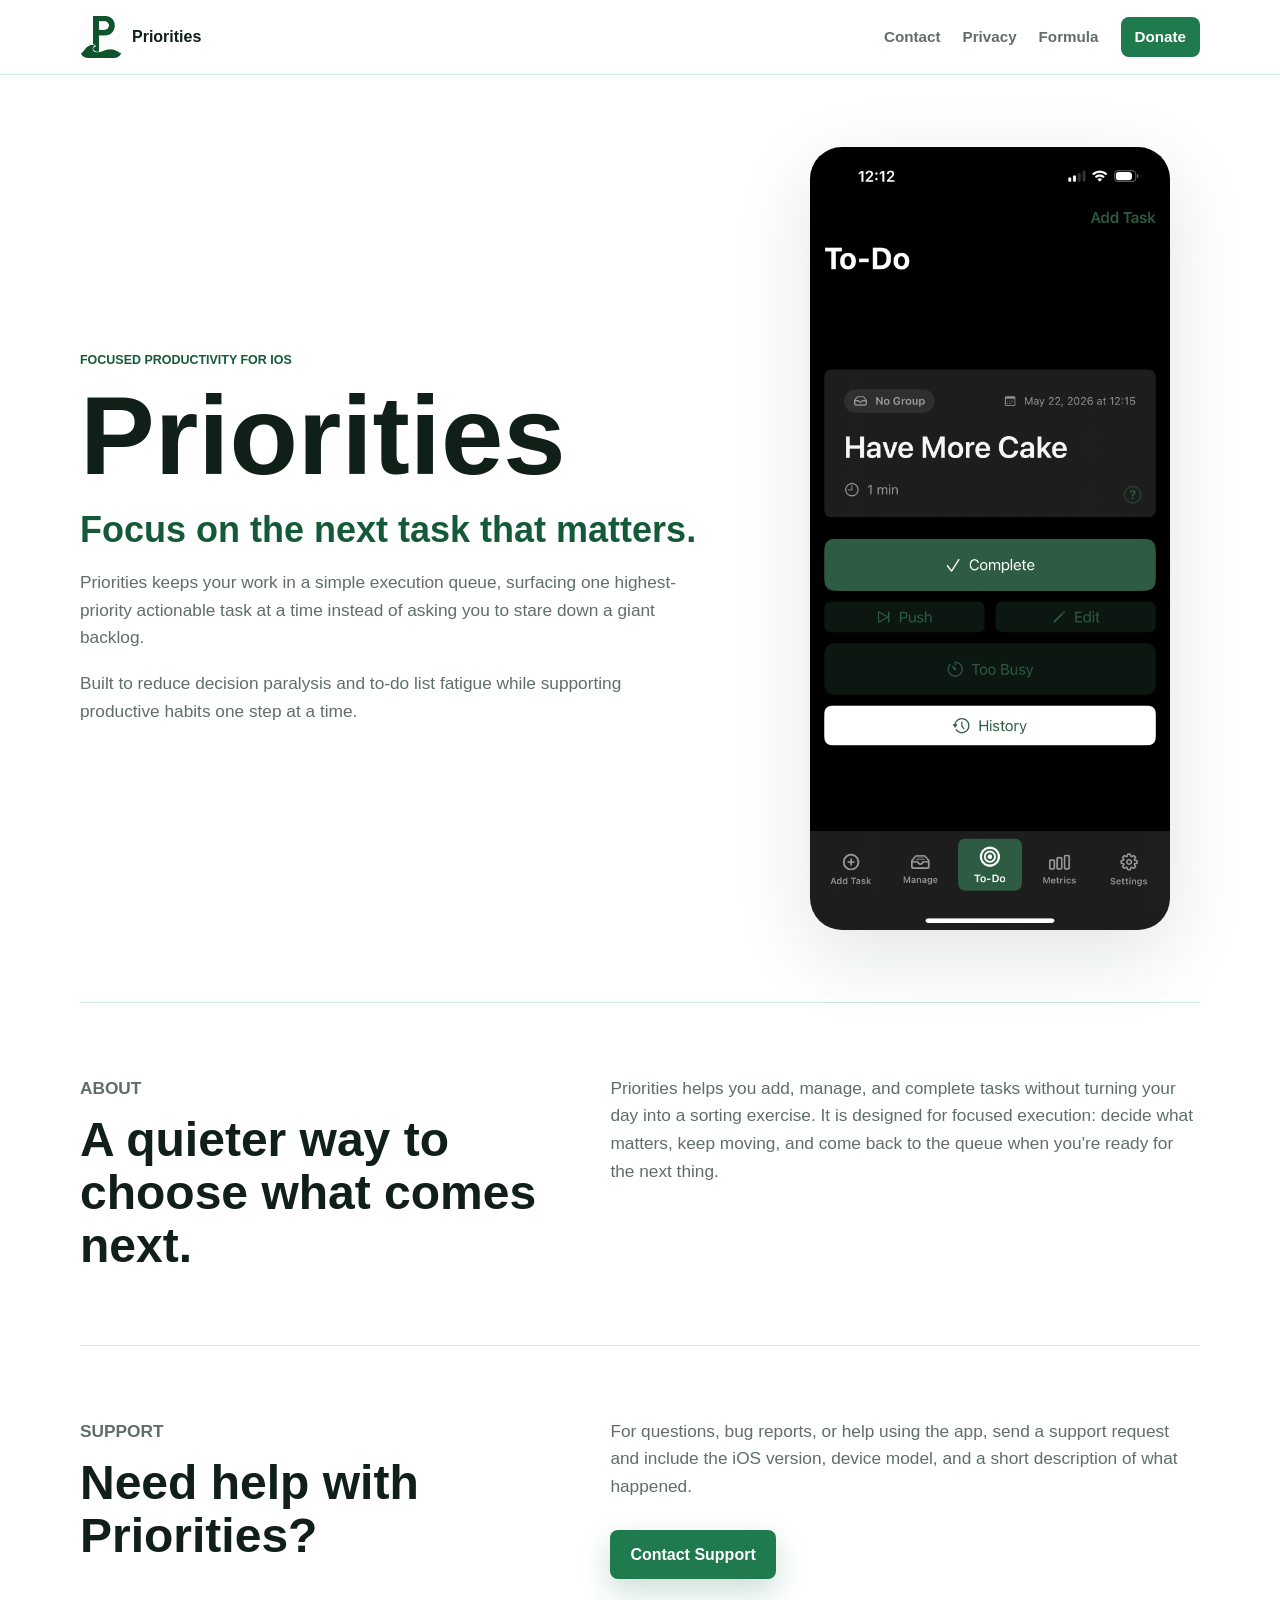
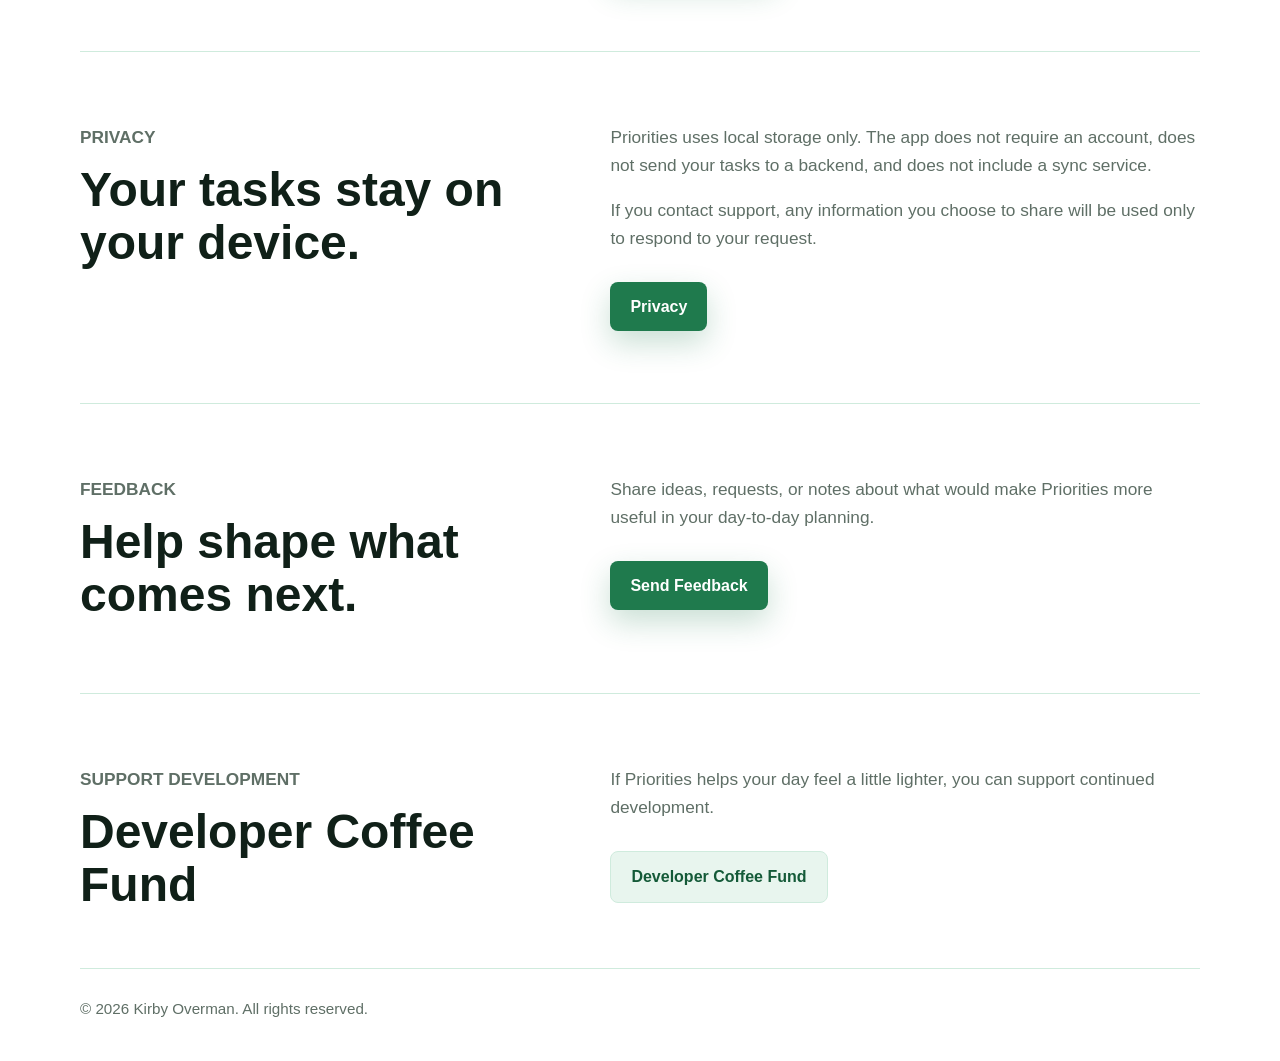
<file: index.html>
<!DOCTYPE html>
<html lang="en">
  <head>
    <meta charset="utf-8">
    <meta name="viewport" content="width=device-width, initial-scale=1">
    <meta
      name="description"
      content="Priorities is a local-first iOS app that helps you focus on the next task that matters."
    >
    <title>Priorities</title>
    <link rel="icon" type="image/png" href="assets/priorities-logo.png">
    <link rel="apple-touch-icon" href="assets/priorities-logo.png">
    <link rel="stylesheet" href="styles.css?v=1.2.4">
  </head>
  <body>
    <header class="site-header">
      <nav class="nav" aria-label="Main navigation">
        <a class="brand" href="#top" aria-label="Priorities home">
          <img class="brand-mark" src="assets/priorities-logo.png" alt="" aria-hidden="true">
          <span>Priorities</span>
        </a>
        <div class="nav-links">
          <a href="#support">Contact</a>
          <a href="privacy/">Privacy</a>
          <a href="secret_formula/">Formula</a>
          <a class="nav-button" href="https://ko-fi.com/kirbyoverman">Donate</a>
        </div>
      </nav>
    </header>

    <main id="top">
      <section class="hero" aria-labelledby="hero-title">
        <div class="hero-content">
          <p class="eyebrow">Focused Productivity for iOS</p>
          <h1 id="hero-title">Priorities</h1>
          <p class="tagline">Focus on the next task that matters.</p>
          <p class="description">
            Priorities keeps your work in a simple execution queue, surfacing one
            highest-priority actionable task at a time instead of asking you to
            stare down a giant backlog.
          </p>
          <p class="purpose">
            Built to reduce decision paralysis and to-do list fatigue while
            supporting productive habits one step at a time.
          </p>
        </div>

        <div class="app-preview">
          <img
            class="app-screenshot"
            src="assets/priorities-app-screenshot.jpeg"
            alt="Priorities app To-Do screen showing a task named Have More Cake"
          >
        </div>
      </section>

      <section class="section" aria-labelledby="about-title">
        <div class="section-copy">
          <p class="section-kicker">About</p>
          <h2 id="about-title">A quieter way to choose what comes next.</h2>
        </div>
        <p>
          Priorities helps you add, manage, and complete tasks without turning
          your day into a sorting exercise. It is designed for focused execution:
          decide what matters, keep moving, and come back to the queue when
          you&apos;re ready for the next thing.
        </p>
      </section>

      <section class="section split" id="support" aria-labelledby="support-title">
        <div>
          <p class="section-kicker">Support</p>
          <h2 id="support-title">Need help with Priorities?</h2>
        </div>
        <div>
          <p>
            For questions, bug reports, or help using the app, send a support
            request and include the iOS version, device model, and a short
            description of what happened.
          </p>
          <a href="mailto:priorities.support@gmail.com" class="button">Contact Support</a>
        </div>
      </section>

      <section class="section split" id="privacy" aria-labelledby="privacy-title">
        <div>
          <p class="section-kicker">Privacy</p>
          <h2 id="privacy-title">Your tasks stay on your device.</h2>
        </div>
        <div>
          <p>
            Priorities uses local storage only. The app does not require an
            account, does not send your tasks to a backend, and does not include
            a sync service.
          </p>
          <p>
            If you contact support, any information you choose to share will be
            used only to respond to your request.
          </p>
          <a href="privacy/" class="button">Privacy</a>
        </div>
      </section>

      <section class="section split" id="feedback" aria-labelledby="feedback-title">
        <div>
          <p class="section-kicker">Feedback</p>
          <h2 id="feedback-title">Help shape what comes next.</h2>
        </div>
        <div>
          <p>
            Share ideas, requests, or notes about what would make Priorities
            more useful in your day-to-day planning.
          </p>
          <a href="mailto:priorities.support@gmail.com" class="button">Send Feedback</a>
        </div>
      </section>

      <section class="section split coffee-fund" aria-labelledby="coffee-title">
        <div>
          <p class="section-kicker">Support Development</p>
          <h2 id="coffee-title">Developer Coffee Fund</h2>
        </div>
        <div>
          <p>
            If Priorities helps your day feel a little lighter, you can support
            continued development.
          </p>
          <a href="https://ko-fi.com/kirbyoverman" class="button button-secondary">Developer Coffee Fund</a>
        </div>
      </section>
    </main>

    <footer class="site-footer">
      <p>&copy; 2026 Kirby Overman. All rights reserved.</p>
    </footer>
  </body>
</html>
</file>
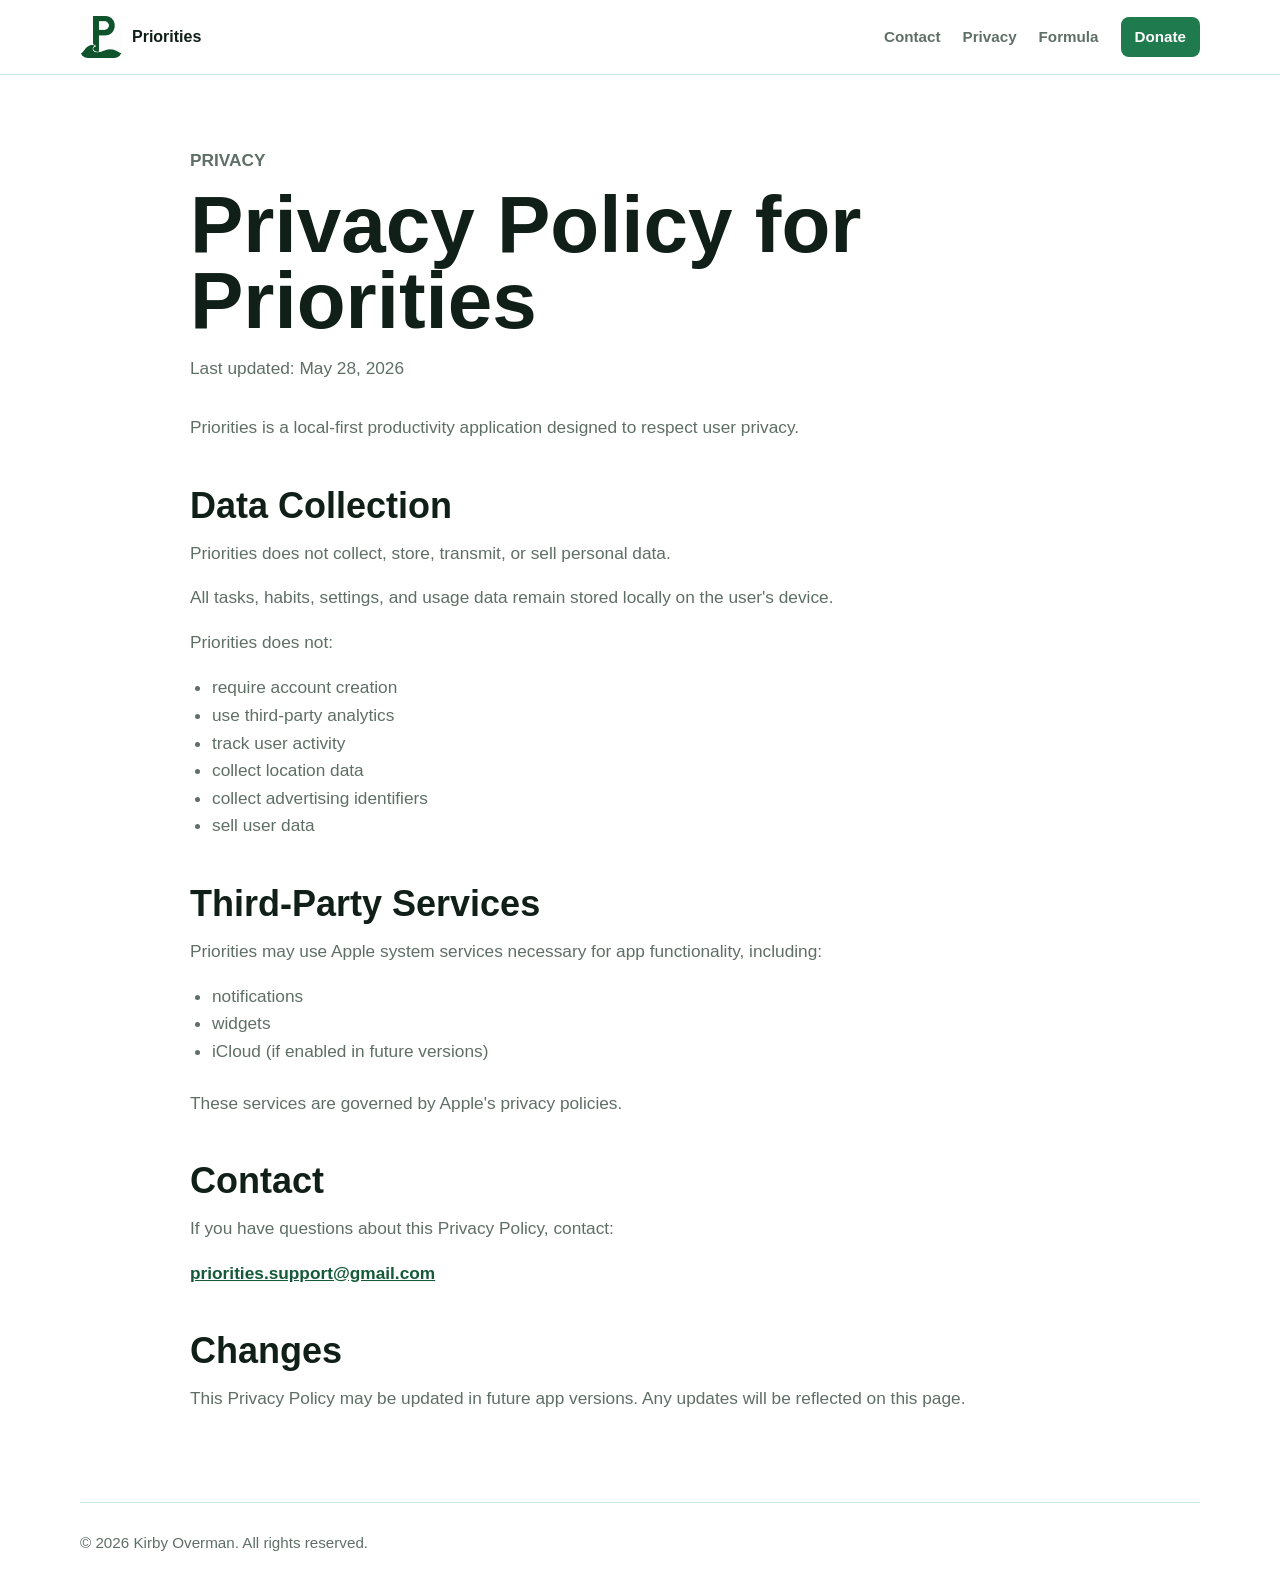
<file: privacy/index.html>
<!DOCTYPE html>
<html lang="en">
  <head>
    <meta charset="utf-8">
    <meta name="viewport" content="width=device-width, initial-scale=1">
    <meta
      name="description"
      content="Privacy Policy for Priorities, a local-first productivity app."
    >
    <title>Privacy Policy for Priorities</title>
    <link rel="icon" type="image/png" href="../assets/priorities-logo.png">
    <link rel="apple-touch-icon" href="../assets/priorities-logo.png">
    <link rel="stylesheet" href="../styles.css?v=1.2.4">
  </head>
  <body>
    <header class="site-header">
      <nav class="nav" aria-label="Main navigation">
        <a class="brand" href="../" aria-label="Priorities home">
          <img class="brand-mark" src="../assets/priorities-logo.png" alt="" aria-hidden="true">
          <span>Priorities</span>
        </a>
        <div class="nav-links">
          <a href="../#support">Contact</a>
          <a href="./">Privacy</a>
          <a href="../secret_formula/">Formula</a>
          <a class="nav-button" href="https://ko-fi.com/kirbyoverman">Donate</a>
        </div>
      </nav>
    </header>

    <main class="policy-page">
      <article class="policy-content">
        <p class="eyebrow">Privacy</p>
        <h1>Privacy Policy for Priorities</h1>
        <p class="policy-updated">Last updated: May 28, 2026</p>

        <p>
          Priorities is a local-first productivity application designed to respect
          user privacy.
        </p>

        <h2>Data Collection</h2>
        <p>
          Priorities does not collect, store, transmit, or sell personal data.
        </p>
        <p>
          All tasks, habits, settings, and usage data remain stored locally on
          the user&apos;s device.
        </p>
        <p>Priorities does not:</p>
        <ul>
          <li>require account creation</li>
          <li>use third-party analytics</li>
          <li>track user activity</li>
          <li>collect location data</li>
          <li>collect advertising identifiers</li>
          <li>sell user data</li>
        </ul>

        <h2>Third-Party Services</h2>
        <p>
          Priorities may use Apple system services necessary for app
          functionality, including:
        </p>
        <ul>
          <li>notifications</li>
          <li>widgets</li>
          <li>iCloud (if enabled in future versions)</li>
        </ul>
        <p>These services are governed by Apple&apos;s privacy policies.</p>

        <h2>Contact</h2>
        <p>If you have questions about this Privacy Policy, contact:</p>
        <p>
          <a href="mailto:priorities.support@gmail.com">priorities.support@gmail.com</a>
        </p>

        <h2>Changes</h2>
        <p>
          This Privacy Policy may be updated in future app versions. Any updates
          will be reflected on this page.
        </p>
      </article>
    </main>

    <footer class="site-footer">
      <p>&copy; 2026 Kirby Overman. All rights reserved.</p>
    </footer>
  </body>
</html>
</file>
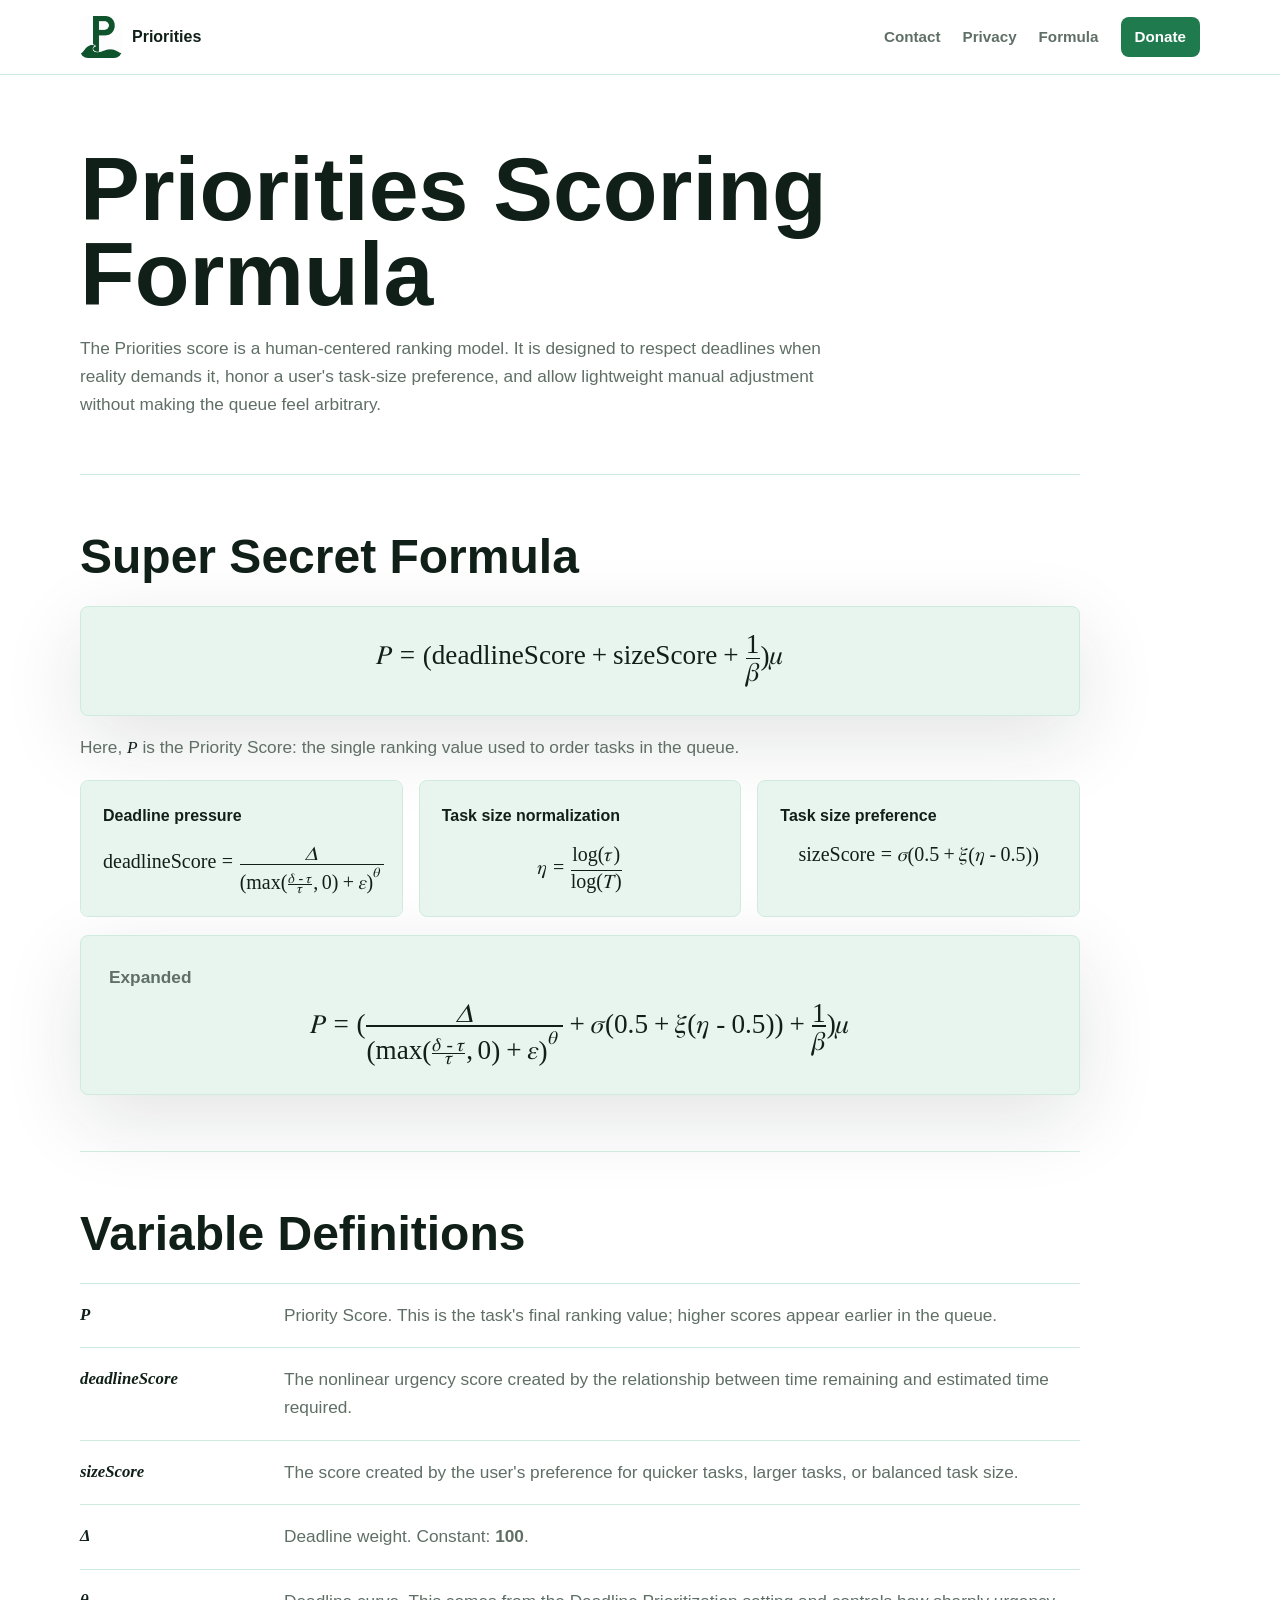
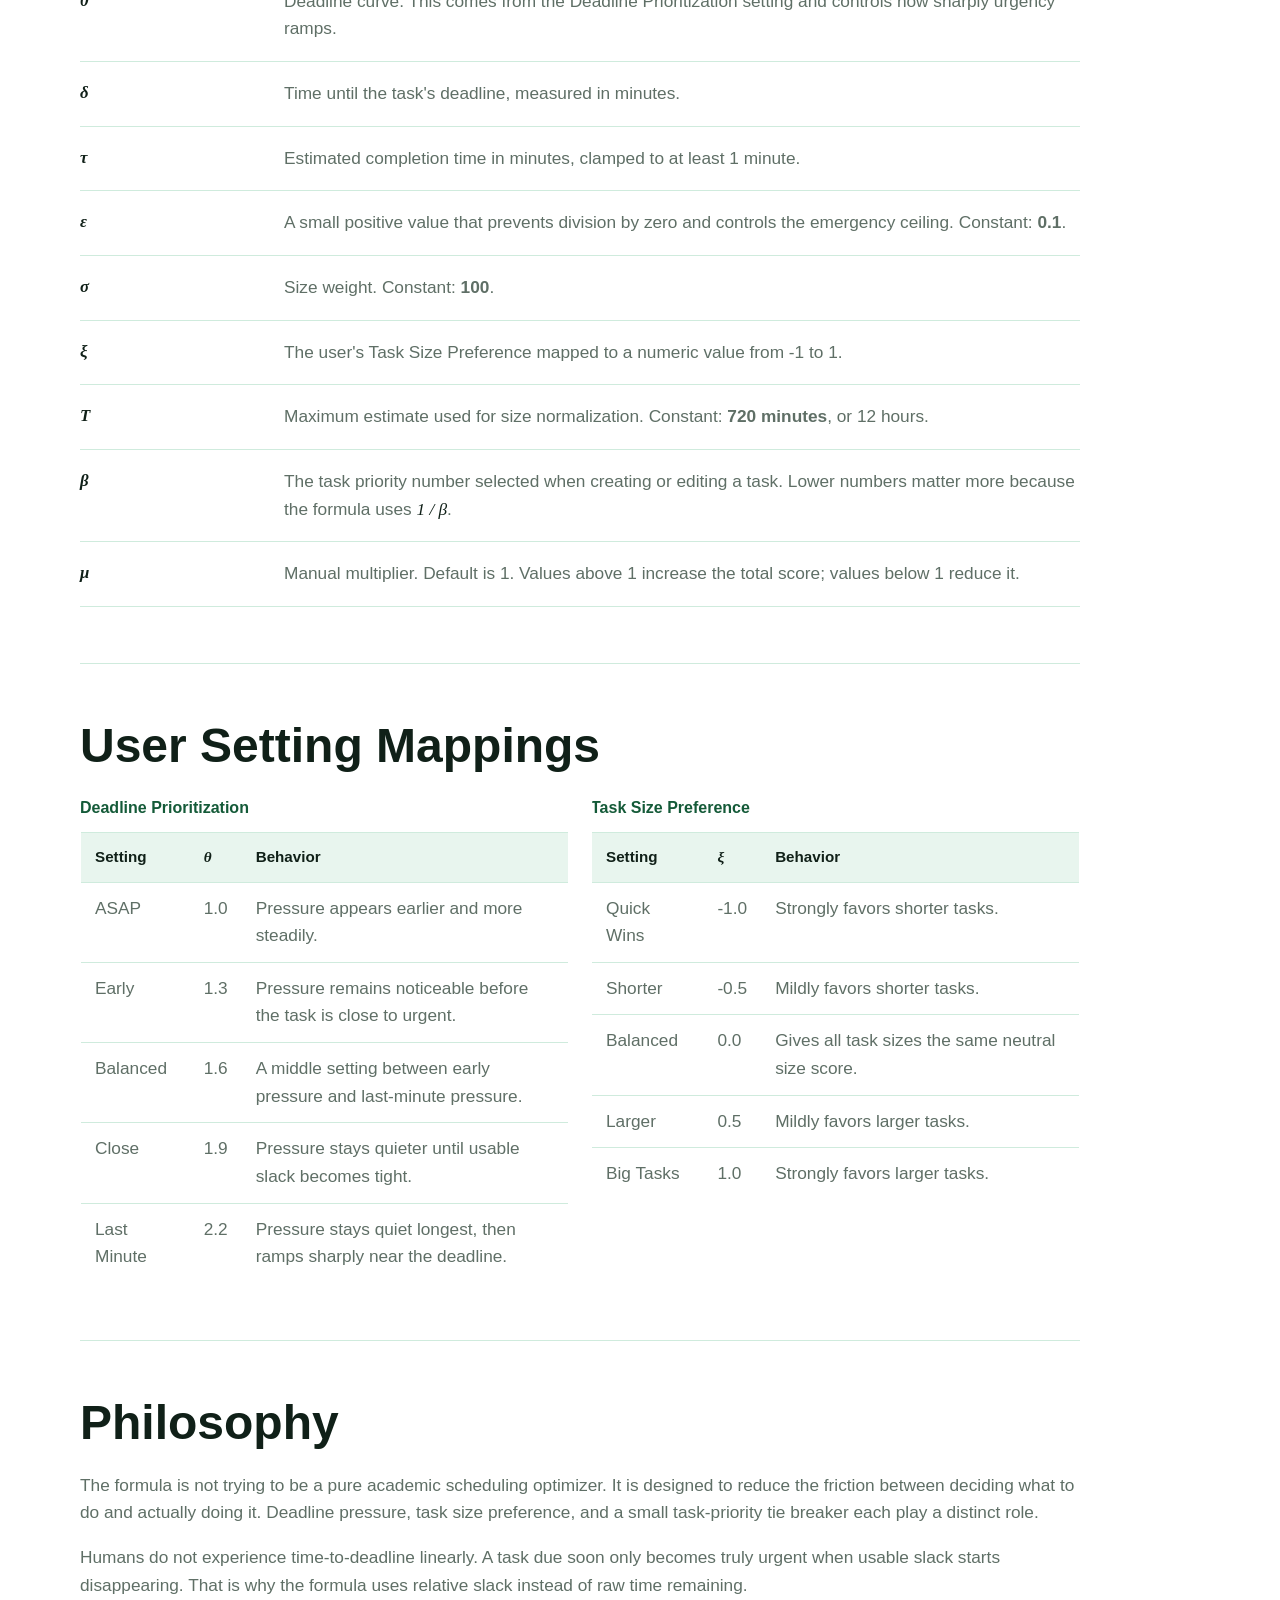
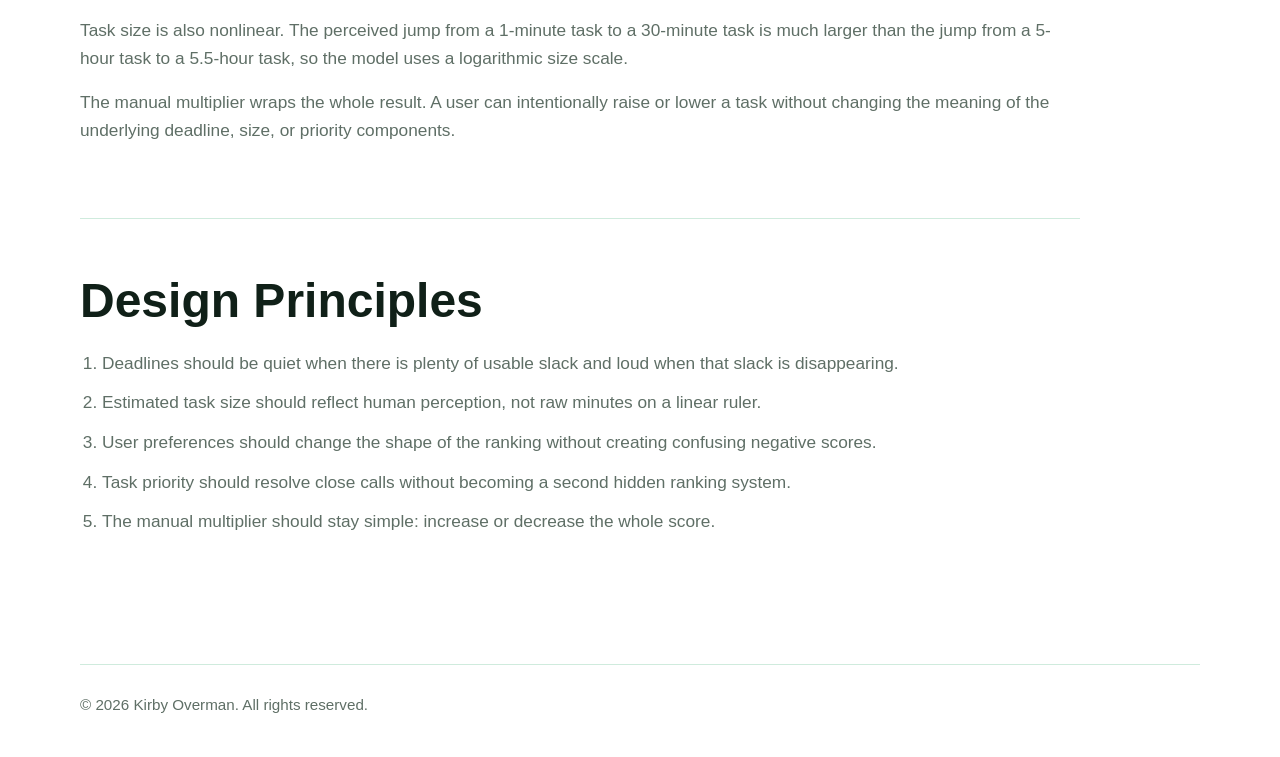
<file: secret_formula/index.html>
<!DOCTYPE html>
<html lang="en">
  <head>
    <meta charset="utf-8">
    <meta name="viewport" content="width=device-width, initial-scale=1">
    <meta
      name="description"
      content="A detailed explanation of the Priorities scoring formula."
    >
    <title>Secret Formula | Priorities</title>
    <link rel="icon" type="image/png" href="../assets/priorities-logo.png">
    <link rel="apple-touch-icon" href="../assets/priorities-logo.png">
    <link rel="stylesheet" href="../styles.css?v=1.2.4">
  </head>
  <body>
    <header class="site-header">
      <nav class="nav" aria-label="Main navigation">
        <a class="brand" href="../" aria-label="Priorities home">
          <img class="brand-mark" src="../assets/priorities-logo.png" alt="" aria-hidden="true">
          <span>Priorities</span>
        </a>
        <div class="nav-links">
          <a href="../#support">Contact</a>
          <a href="../privacy/">Privacy</a>
          <a href="../secret_formula/">Formula</a>
          <a class="nav-button" href="https://ko-fi.com/kirbyoverman">Donate</a>
        </div>
      </nav>
    </header>

    <main class="formula-page">
      <article class="formula-content">
        <h1>Priorities Scoring Formula</h1>
        <p class="formula-lead">
          The Priorities score is a human-centered ranking model. It is designed
          to respect deadlines when reality demands it, honor a user's task-size
          preference, and allow lightweight manual adjustment without making the
          queue feel arbitrary.
        </p>

        <section class="formula-section" aria-labelledby="formula-title">
          <h2 id="formula-title">Super Secret Formula</h2>

          <div class="equation-board" aria-label="Final score formula">
            <math display="block">
              <mrow>
                <mi>P</mi>
                <mo>=</mo>
                <mrow>
                  <mo>(</mo>
                  <mi>deadlineScore</mi>
                  <mo>+</mo>
                  <mi>sizeScore</mi>
                  <mo>+</mo>
                  <mfrac>
                    <mn>1</mn>
                    <mi>β</mi>
                  </mfrac>
                  <mo>)</mo>
                </mrow>
                <mo>&#x2062;</mo>
                <mi>μ</mi>
              </mrow>
            </math>
          </div>
          <p class="formula-note">
            Here, <span class="inline-math">P</span> is the Priority Score: the
            single ranking value used to order tasks in the queue.
          </p>

          <div class="equation-grid">
            <div class="equation-card">
              <h3>Deadline pressure</h3>
              <math display="block">
                <mrow>
                  <mi>deadlineScore</mi>
                  <mo>=</mo>
                  <mfrac>
                    <mi>Δ</mi>
                    <msup>
                      <mrow>
                        <mo>(</mo>
                        <mi>max</mi>
                        <mo>(</mo>
                        <mfrac>
                          <mrow>
                            <mi>δ</mi>
                            <mo>-</mo>
                            <mi>τ</mi>
                          </mrow>
                          <mi>τ</mi>
                        </mfrac>
                        <mo>,</mo>
                        <mn>0</mn>
                        <mo>)</mo>
                        <mo>+</mo>
                        <mi>&#x03B5;</mi>
                        <mo>)</mo>
                      </mrow>
                      <mi>θ</mi>
                    </msup>
                  </mfrac>
                </mrow>
              </math>
            </div>

            <div class="equation-card">
              <h3>Task size normalization</h3>
              <math display="block">
                <mrow>
                  <mi>η</mi>
                  <mo>=</mo>
                  <mfrac>
                    <mrow>
                      <mi>log</mi>
                      <mo>(</mo>
                      <mi>τ</mi>
                      <mo>)</mo>
                    </mrow>
                    <mrow>
                      <mi>log</mi>
                      <mo>(</mo>
                      <mi>Τ</mi>
                      <mo>)</mo>
                    </mrow>
                  </mfrac>
                </mrow>
              </math>
            </div>

            <div class="equation-card">
              <h3>Task size preference</h3>
              <math display="block">
                <mrow>
                  <mi>sizeScore</mi>
                  <mo>=</mo>
                  <mi>σ</mi>
                  <mo>&#x2062;</mo>
                  <mrow>
                    <mo>(</mo>
                    <mn>0.5</mn>
                    <mo>+</mo>
                    <mi>ξ</mi>
                    <mo>&#x2062;</mo>
                    <mrow>
                      <mo>(</mo>
                      <mi>η</mi>
                      <mo>-</mo>
                      <mn>0.5</mn>
                      <mo>)</mo>
                    </mrow>
                    <mo>)</mo>
                  </mrow>
                </mrow>
              </math>
            </div>
          </div>

          <div class="equation-board expanded-equation" aria-label="Expanded final score formula">
            <p class="equation-label">Expanded</p>
            <math display="block">
              <mrow>
                <mi>P</mi>
                <mo>=</mo>
                <mrow>
                  <mo>(</mo>
                  <mfrac>
                    <mi>Δ</mi>
                    <msup>
                      <mrow>
                        <mo>(</mo>
                        <mi>max</mi>
                        <mo>(</mo>
                        <mfrac>
                          <mrow>
                            <mi>δ</mi>
                            <mo>-</mo>
                            <mi>τ</mi>
                          </mrow>
                          <mi>τ</mi>
                        </mfrac>
                        <mo>,</mo>
                        <mn>0</mn>
                        <mo>)</mo>
                        <mo>+</mo>
                        <mi>&#x03B5;</mi>
                        <mo>)</mo>
                      </mrow>
                      <mi>θ</mi>
                    </msup>
                  </mfrac>
                  <mo>+</mo>
                  <mi>σ</mi>
                  <mo>&#x2062;</mo>
                  <mrow>
                    <mo>(</mo>
                    <mn>0.5</mn>
                    <mo>+</mo>
                    <mi>ξ</mi>
                    <mo>&#x2062;</mo>
                    <mrow>
                      <mo>(</mo>
                      <mi>η</mi>
                      <mo>-</mo>
                      <mn>0.5</mn>
                      <mo>)</mo>
                    </mrow>
                    <mo>)</mo>
                  </mrow>
                  <mo>+</mo>
                  <mfrac>
                    <mn>1</mn>
                    <mi>β</mi>
                  </mfrac>
                  <mo>)</mo>
                </mrow>
                <mo>&#x2062;</mo>
                <mi>μ</mi>
              </mrow>
            </math>
          </div>
        </section>

        <section class="formula-section" aria-labelledby="variables-title">
          <h2 id="variables-title">Variable Definitions</h2>
          <dl class="definition-list">
            <div><dt><var>P</var></dt><dd>Priority Score. This is the task's final ranking value; higher scores appear earlier in the queue.</dd></div>
            <div><dt><var>deadlineScore</var></dt><dd>The nonlinear urgency score created by the relationship between time remaining and estimated time required.</dd></div>
            <div><dt><var>sizeScore</var></dt><dd>The score created by the user's preference for quicker tasks, larger tasks, or balanced task size.</dd></div>
            <div><dt><var>Δ</var></dt><dd>Deadline weight. Constant: <strong>100</strong>.</dd></div>
            <div><dt><var>θ</var></dt><dd>Deadline curve. This comes from the Deadline Prioritization setting and controls how sharply urgency ramps.</dd></div>
            <div><dt><var>δ</var></dt><dd>Time until the task's deadline, measured in minutes.</dd></div>
            <div><dt><var>τ</var></dt><dd>Estimated completion time in minutes, clamped to at least 1 minute.</dd></div>
            <div><dt><var>&#x03B5;</var></dt><dd>A small positive value that prevents division by zero and controls the emergency ceiling. Constant: <strong>0.1</strong>.</dd></div>
            <div><dt><var>σ</var></dt><dd>Size weight. Constant: <strong>100</strong>.</dd></div>
            <div><dt><var>ξ</var></dt><dd>The user's Task Size Preference mapped to a numeric value from -1 to 1.</dd></div>
            <div><dt><var>Τ</var></dt><dd>Maximum estimate used for size normalization. Constant: <strong>720 minutes</strong>, or 12 hours.</dd></div>
            <div><dt><var>β</var></dt><dd>The task priority number selected when creating or editing a task. Lower numbers matter more because the formula uses <span class="inline-math">1 / β</span>.</dd></div>
            <div><dt><var>μ</var></dt><dd>Manual multiplier. Default is 1. Values above 1 increase the total score; values below 1 reduce it.</dd></div>
          </dl>
        </section>

        <section class="formula-section" aria-labelledby="settings-title">
          <h2 id="settings-title">User Setting Mappings</h2>
          <div class="table-pair">
            <table class="formula-table">
              <caption>Deadline Prioritization</caption>
              <thead>
                <tr><th>Setting</th><th><var>θ</var></th><th>Behavior</th></tr>
              </thead>
              <tbody>
                <tr><td>ASAP</td><td>1.0</td><td>Pressure appears earlier and more steadily.</td></tr>
                <tr><td>Early</td><td>1.3</td><td>Pressure remains noticeable before the task is close to urgent.</td></tr>
                <tr><td>Balanced</td><td>1.6</td><td>A middle setting between early pressure and last-minute pressure.</td></tr>
                <tr><td>Close</td><td>1.9</td><td>Pressure stays quieter until usable slack becomes tight.</td></tr>
                <tr><td>Last Minute</td><td>2.2</td><td>Pressure stays quiet longest, then ramps sharply near the deadline.</td></tr>
              </tbody>
            </table>

            <table class="formula-table">
              <caption>Task Size Preference</caption>
              <thead>
                <tr><th>Setting</th><th><var>ξ</var></th><th>Behavior</th></tr>
              </thead>
              <tbody>
                <tr><td>Quick Wins</td><td>-1.0</td><td>Strongly favors shorter tasks.</td></tr>
                <tr><td>Shorter</td><td>-0.5</td><td>Mildly favors shorter tasks.</td></tr>
                <tr><td>Balanced</td><td>0.0</td><td>Gives all task sizes the same neutral size score.</td></tr>
                <tr><td>Larger</td><td>0.5</td><td>Mildly favors larger tasks.</td></tr>
                <tr><td>Big Tasks</td><td>1.0</td><td>Strongly favors larger tasks.</td></tr>
              </tbody>
            </table>
          </div>
        </section>

        <section class="formula-section" aria-labelledby="philosophy-title">
          <h2 id="philosophy-title">Philosophy</h2>
          <p>
            The formula is not trying to be a pure academic scheduling optimizer.
            It is designed to reduce the friction between deciding what to do and
            actually doing it. Deadline pressure, task size preference, and a
            small task-priority tie breaker each play a distinct role.
          </p>
          <p>
            Humans do not experience time-to-deadline linearly. A task due soon
            only becomes truly urgent when usable slack starts disappearing.
            That is why the formula uses relative slack instead of raw time
            remaining.
          </p>
          <p>
            Task size is also nonlinear. The perceived jump from a 1-minute task
            to a 30-minute task is much larger than the jump from a 5-hour task
            to a 5.5-hour task, so the model uses a logarithmic size scale.
          </p>
          <p>
            The manual multiplier wraps the whole result. A user can intentionally
            raise or lower a task without changing the meaning of the underlying
            deadline, size, or priority components.
          </p>
        </section>

        <section class="formula-section" aria-labelledby="principles-title">
          <h2 id="principles-title">Design Principles</h2>
          <ol class="principles-list">
            <li>Deadlines should be quiet when there is plenty of usable slack and loud when that slack is disappearing.</li>
            <li>Estimated task size should reflect human perception, not raw minutes on a linear ruler.</li>
            <li>User preferences should change the shape of the ranking without creating confusing negative scores.</li>
            <li>Task priority should resolve close calls without becoming a second hidden ranking system.</li>
            <li>The manual multiplier should stay simple: increase or decrease the whole score.</li>
          </ol>
        </section>
      </article>
    </main>

    <footer class="site-footer">
      <p>&copy; 2026 Kirby Overman. All rights reserved.</p>
    </footer>
  </body>
</html>
</file>
<file: styles.css>
:root {
  --priority-green: #1F7A4D;
  --priority-green-dark: #145A38;
  --priority-green-light: #E8F5EE;
  --priority-green-soft: #CFEBDD;
  --priority-white: #FFFFFF;
  --priority-black: #102018;
  --priority-gray: #5F6F66;
  --shadow: 0 24px 80px rgba(16, 32, 24, 0.12);
}

* {
  box-sizing: border-box;
}

html {
  scroll-behavior: smooth;
}

body {
  margin: 0;
  color: var(--priority-black);
  background: var(--priority-white);
  font-family: -apple-system, BlinkMacSystemFont, "Segoe UI", Roboto, Helvetica, Arial, sans-serif;
  line-height: 1.6;
}

a {
  color: inherit;
}

.site-header {
  position: sticky;
  top: 0;
  z-index: 10;
  background: rgba(255, 255, 255, 0.9);
  border-bottom: 1px solid var(--priority-green-soft);
  backdrop-filter: blur(18px);
}

.nav {
  display: flex;
  align-items: center;
  justify-content: space-between;
  width: min(1120px, calc(100% - 32px));
  margin: 0 auto;
  padding: 16px 0;
}

.brand {
  display: inline-flex;
  align-items: center;
  gap: 10px;
  color: var(--priority-black);
  font-weight: 700;
  text-decoration: none;
}

.brand-mark {
  width: 42px;
  height: 42px;
  border-radius: 8px;
  object-fit: contain;
}

.nav-links {
  display: flex;
  align-items: center;
  gap: 22px;
  color: var(--priority-gray);
  font-size: 0.95rem;
  font-weight: 600;
}

.nav-links a {
  text-decoration: none;
}

.nav-links a:hover,
.nav-links a:focus-visible {
  color: var(--priority-green-dark);
}

.nav-links .nav-button {
  padding: 8px 14px;
  color: var(--priority-white);
  background: var(--priority-green);
  border-radius: 8px;
}

.nav-links .nav-button:hover,
.nav-links .nav-button:focus-visible {
  color: var(--priority-white);
  background: var(--priority-green-dark);
}

.hero {
  display: grid;
  grid-template-columns: minmax(0, 1fr) minmax(280px, 420px);
  align-items: center;
  gap: 64px;
  width: min(1120px, calc(100% - 32px));
  min-height: calc(100vh - 69px);
  margin: 0 auto;
  padding: 72px 0;
}

.hero-content {
  max-width: 680px;
}

.eyebrow,
.section-kicker {
  margin: 0 0 12px;
  color: var(--priority-green-dark);
  font-size: 0.78rem;
  font-weight: 800;
  letter-spacing: 0;
  text-transform: uppercase;
}

h1,
h2,
p {
  margin-top: 0;
}

h1 {
  margin-bottom: 18px;
  color: var(--priority-black);
  font-size: clamp(3.5rem, 9vw, 7rem);
  line-height: 0.95;
}

h2 {
  margin-bottom: 0;
  font-size: clamp(1.8rem, 4vw, 3rem);
  line-height: 1.1;
}

.tagline {
  margin-bottom: 18px;
  color: var(--priority-green-dark);
  font-size: clamp(1.45rem, 3vw, 2.25rem);
  font-weight: 700;
  line-height: 1.2;
}

.description,
.purpose,
.section p {
  color: var(--priority-gray);
  font-size: 1.08rem;
}

.description {
  max-width: 610px;
  margin-bottom: 18px;
}

.purpose {
  max-width: 610px;
  margin-bottom: 0;
}

.button {
  display: inline-flex;
  min-height: 48px;
  align-items: center;
  justify-content: center;
  padding: 12px 20px;
  color: var(--priority-white);
  background: var(--priority-green);
  border-radius: 8px;
  box-shadow: 0 12px 30px rgba(31, 122, 77, 0.24);
  font-weight: 700;
  text-decoration: none;
  transition: background 160ms ease, transform 160ms ease, box-shadow 160ms ease;
}

.button:hover,
.button:focus-visible {
  background: var(--priority-green-dark);
  box-shadow: 0 14px 34px rgba(20, 90, 56, 0.28);
  transform: translateY(-1px);
}

.button-secondary {
  color: var(--priority-green-dark);
  background: var(--priority-green-light);
  border: 1px solid var(--priority-green-soft);
  box-shadow: none;
}

.button-secondary:hover,
.button-secondary:focus-visible {
  color: var(--priority-white);
  background: var(--priority-green-dark);
  border-color: var(--priority-green-dark);
  box-shadow: 0 14px 34px rgba(20, 90, 56, 0.18);
}

.app-preview {
  display: flex;
  justify-content: center;
}

.app-screenshot {
  display: block;
  width: min(100%, 360px);
  height: auto;
  border-radius: 32px;
  box-shadow: var(--shadow);
}

.section {
  display: grid;
  grid-template-columns: 0.9fr 1.1fr;
  gap: 48px;
  width: min(1120px, calc(100% - 32px));
  margin: 0 auto;
  padding: 72px 0;
  border-top: 1px solid var(--priority-green-soft);
}

.split p:last-child {
  margin-bottom: 0;
}

.section .button {
  margin-top: 12px;
}

.coffee-fund {
  padding-bottom: 56px;
}

.policy-page {
  width: min(900px, calc(100% - 32px));
  margin: 0 auto;
  padding: 72px 0;
}

.policy-content {
  max-width: 780px;
}

.policy-content h1 {
  margin-bottom: 16px;
  font-size: clamp(2.5rem, 7vw, 5rem);
}

.policy-content h2 {
  margin: 44px 0 14px;
  font-size: clamp(1.5rem, 3vw, 2.25rem);
}

.policy-content p,
.policy-content li {
  color: var(--priority-gray);
  font-size: 1.08rem;
}

.policy-content a {
  color: var(--priority-green-dark);
  font-weight: 700;
}

.policy-content ul {
  margin: 0 0 24px;
  padding-left: 22px;
}

.policy-updated {
  margin-bottom: 32px;
}

.formula-page {
  width: min(1120px, calc(100% - 32px));
  margin: 0 auto;
  padding: 72px 0;
}

.formula-content {
  max-width: 1000px;
}

.formula-content h1 {
  margin-bottom: 18px;
  font-size: clamp(2.75rem, 7vw, 5.75rem);
}

.formula-content h2 {
  margin-bottom: 22px;
}

.formula-content h3 {
  margin: 0 0 18px;
  color: var(--priority-black);
  font-size: 1rem;
}

.formula-lead,
.formula-section p,
.formula-section li,
.definition-list dd,
.formula-table td {
  color: var(--priority-gray);
  font-size: 1.08rem;
}

.formula-lead {
  max-width: 760px;
  margin-bottom: 56px;
}

.formula-section {
  padding: 56px 0;
  border-top: 1px solid var(--priority-green-soft);
}

.equation-board,
.equation-card {
  overflow-x: auto;
  background: var(--priority-green-light);
  border: 1px solid var(--priority-green-soft);
  border-radius: 8px;
}

.equation-board {
  padding: 28px;
  box-shadow: var(--shadow);
}

.equation-grid {
  display: grid;
  grid-template-columns: repeat(3, minmax(0, 1fr));
  gap: 16px;
  margin: 18px 0;
}

.equation-card {
  padding: 22px;
}

.expanded-equation {
  margin-top: 18px;
}

.equation-label {
  margin-bottom: 12px;
  color: var(--priority-green-dark);
  font-weight: 800;
}

.formula-note {
  max-width: 720px;
  margin: 18px 0 0;
}

math {
  min-width: max-content;
  color: var(--priority-black);
  font-family: "Times New Roman", Times, serif;
  font-size: clamp(1.2rem, 2.2vw, 1.7rem);
}

.equation-card math {
  font-size: clamp(1rem, 1.6vw, 1.25rem);
}

.definition-list {
  display: grid;
  gap: 0;
  margin: 0;
  border-top: 1px solid var(--priority-green-soft);
}

.definition-list div {
  display: grid;
  grid-template-columns: minmax(120px, 180px) 1fr;
  gap: 24px;
  padding: 18px 0;
  border-bottom: 1px solid var(--priority-green-soft);
}

.definition-list dt {
  color: var(--priority-green-dark);
  font-size: 1.05rem;
  font-weight: 800;
}

.definition-list dd {
  margin: 0;
}

.inline-math,
var {
  color: var(--priority-black);
  font-family: "Times New Roman", Times, serif;
  font-style: italic;
}

.table-pair {
  display: grid;
  grid-template-columns: 1fr 1fr;
  gap: 22px;
  align-items: start;
}

.formula-table {
  width: 100%;
  border-collapse: collapse;
  border: 1px solid var(--priority-green-soft);
  border-radius: 8px;
  overflow: hidden;
}

.formula-table caption {
  margin-bottom: 12px;
  color: var(--priority-green-dark);
  font-weight: 800;
  text-align: left;
}

.formula-table th,
.formula-table td {
  padding: 12px 14px;
  border-bottom: 1px solid var(--priority-green-soft);
  text-align: left;
  vertical-align: top;
}

.formula-table th {
  color: var(--priority-black);
  background: var(--priority-green-light);
  font-size: 0.95rem;
}

.formula-table tr:last-child td {
  border-bottom: 0;
}

.principles-list {
  display: grid;
  gap: 12px;
  margin: 0;
  padding-left: 22px;
}

.site-footer {
  width: min(1120px, calc(100% - 32px));
  margin: 0 auto;
  padding: 28px 0 40px;
  color: var(--priority-gray);
  border-top: 1px solid var(--priority-green-soft);
  font-size: 0.95rem;
}

.site-footer p {
  margin: 0;
}

@media (max-width: 820px) {
  .hero {
    grid-template-columns: 1fr;
    min-height: auto;
    padding: 56px 0;
  }

  .app-preview {
    justify-content: flex-start;
  }

  .app-screenshot {
    max-width: 300px;
  }

  .section {
    grid-template-columns: 1fr;
    gap: 20px;
    padding: 52px 0;
  }

  .equation-grid,
  .table-pair {
    grid-template-columns: 1fr;
  }

  .definition-list div {
    grid-template-columns: 1fr;
    gap: 6px;
  }
}

@media (max-width: 560px) {
  .nav {
    align-items: flex-start;
    gap: 14px;
    flex-direction: column;
  }

  .nav-links {
    width: 100%;
    justify-content: space-between;
    gap: 10px;
  }

  .hero {
    padding-top: 42px;
  }

  h1 {
    font-size: 3.5rem;
  }

  .button {
    width: 100%;
  }
}
</file>
